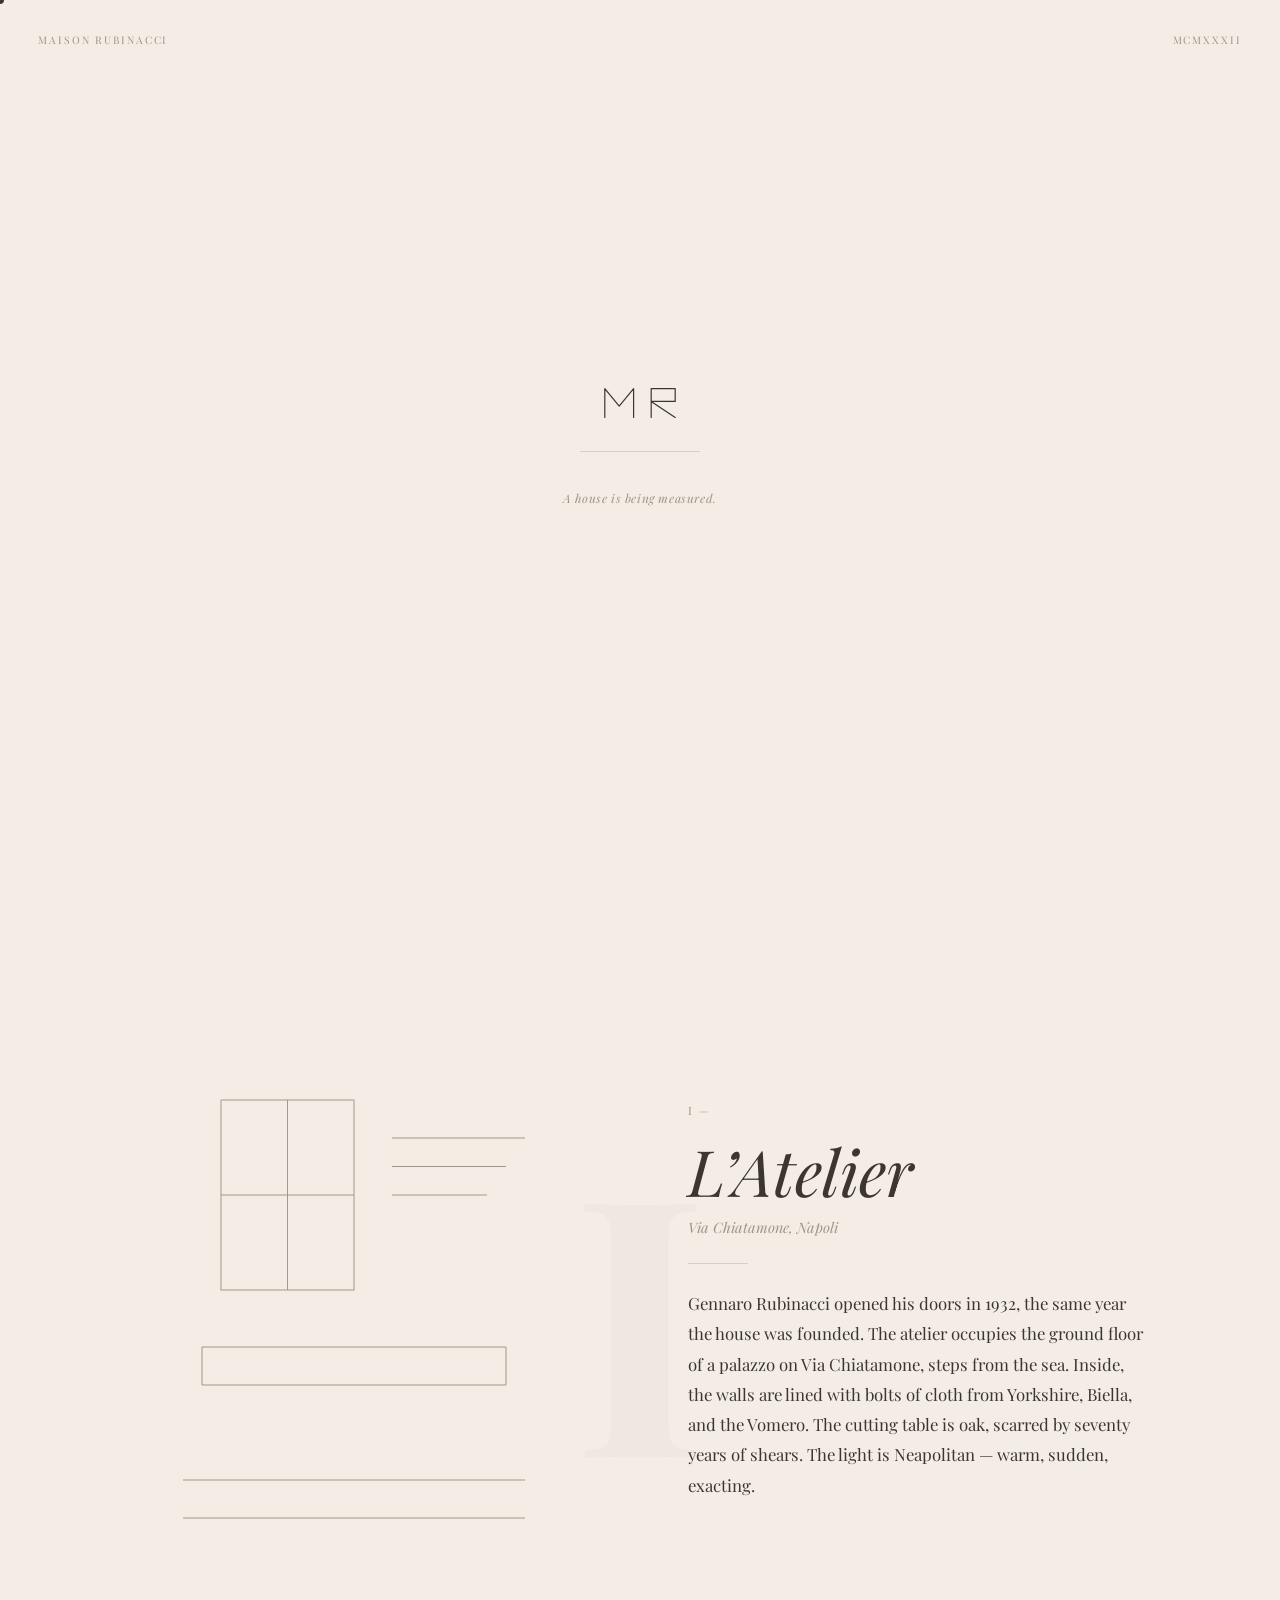
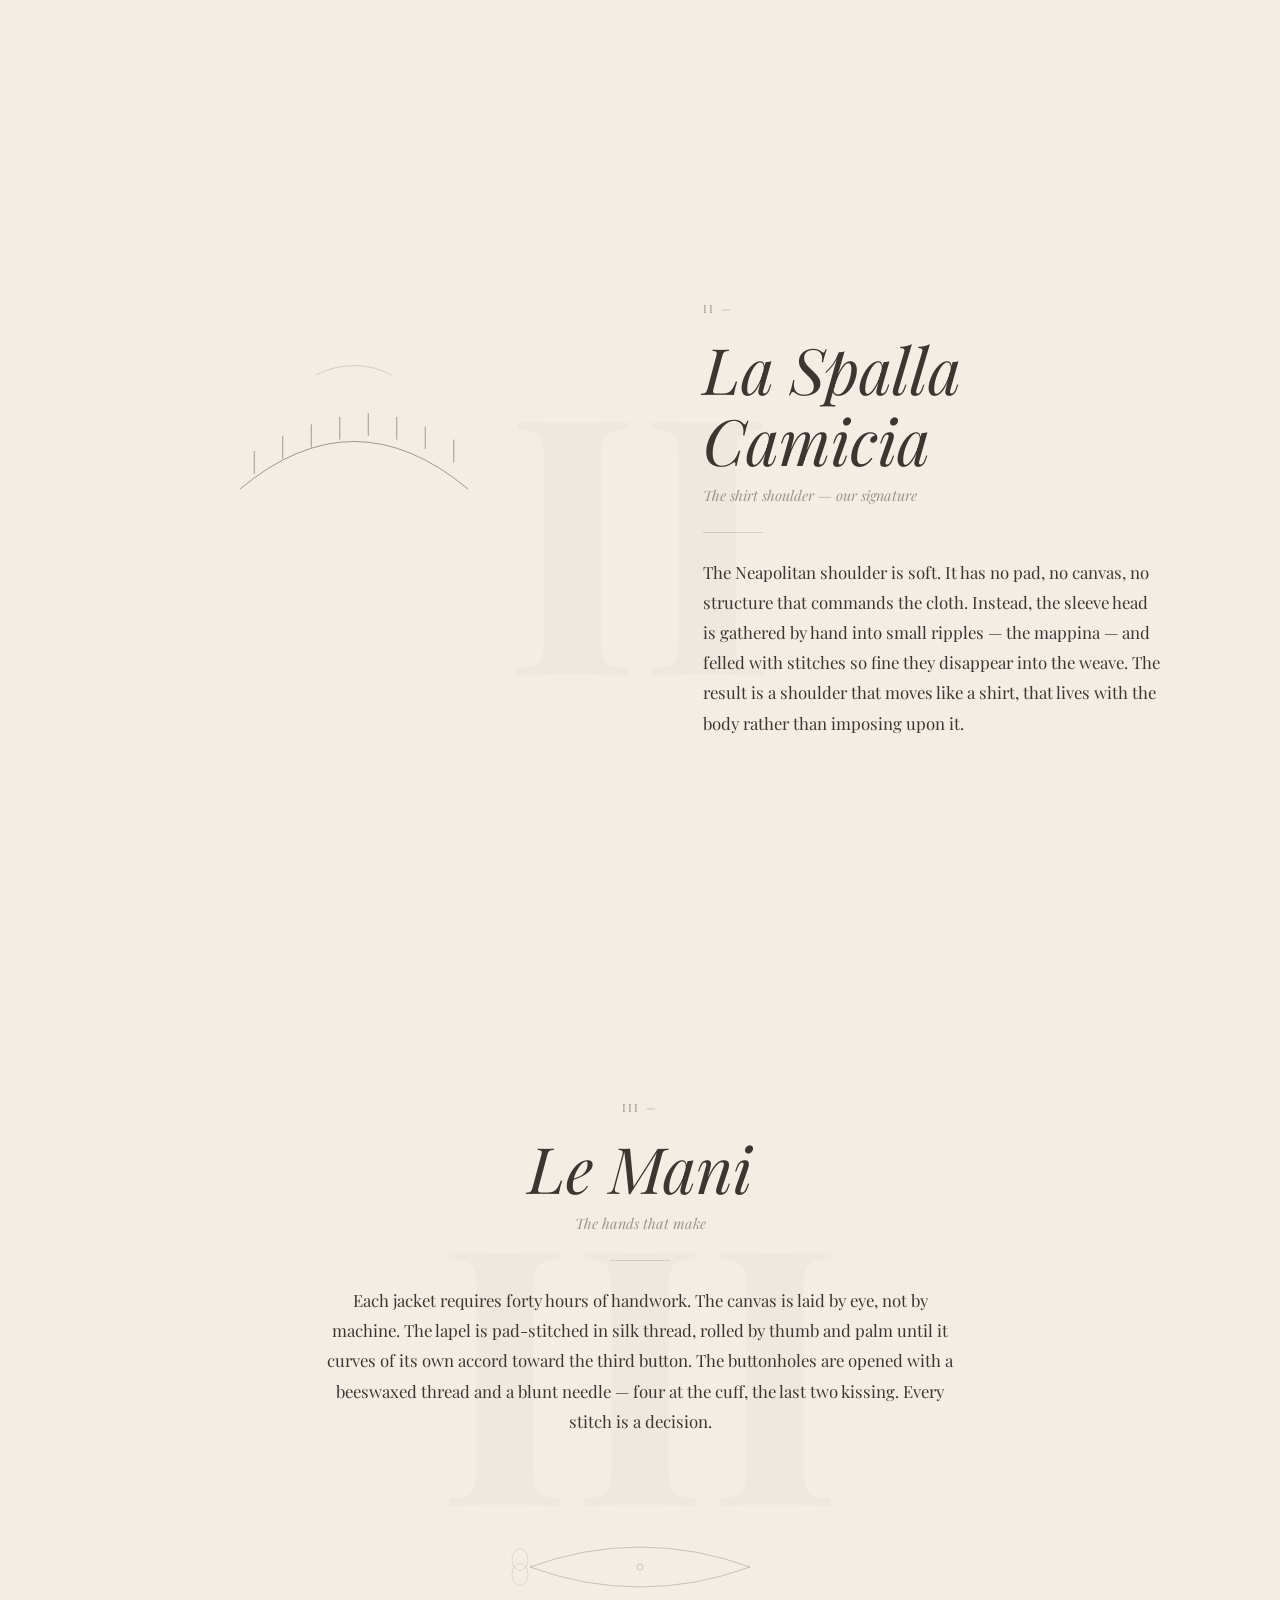
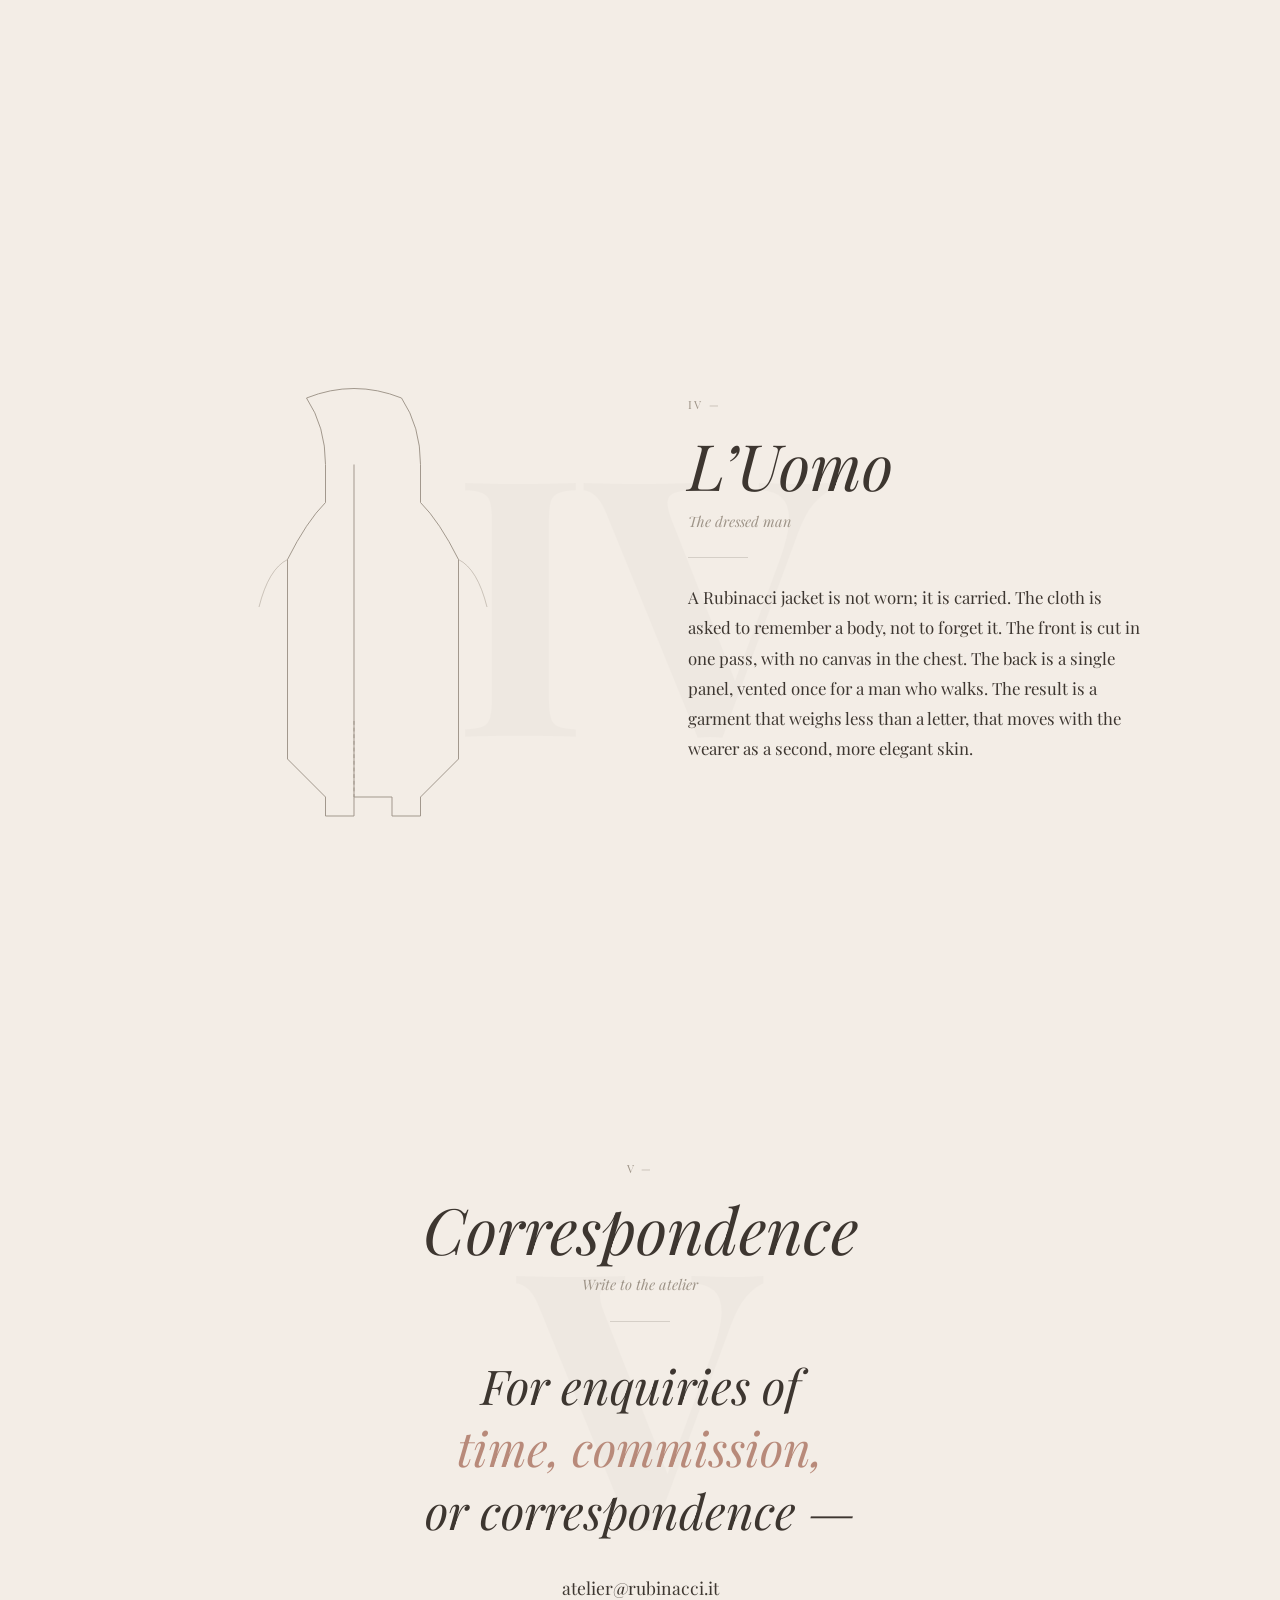
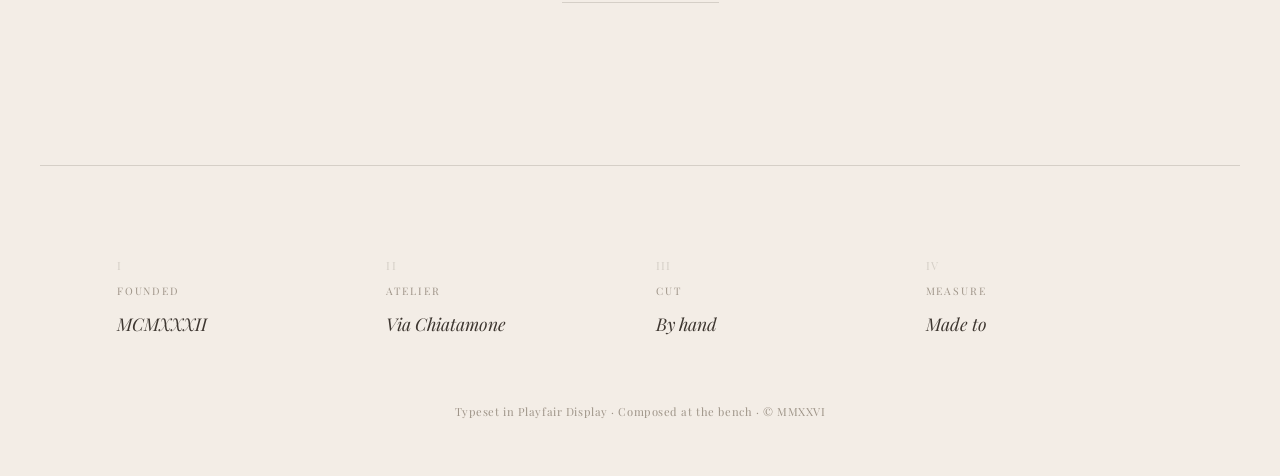
<file: index.html>
<!DOCTYPE html>
<html lang="en">
<head>
  <meta charset="UTF-8">
  <meta name="viewport" content="width=device-width, initial-scale=1.0">
  <meta name="description" content="Maison Rubinacci — Neapolitan tailoring since 1932. Via Chiatamone, Napoli.">
  <meta name="theme-color" content="#F3EDE6">
  <meta property="og:title" content="Maison Rubinacci · Napoli">
  <meta property="og:description" content="Neapolitan tailoring since 1932.">
  <meta property="og:type" content="website">
  <meta property="og:url" content="https://rubinacci-la-sala.pages.dev">
  <meta name="twitter:card" content="summary">
  <title>Maison Rubinacci &middot; Napoli</title>
  <link rel="preconnect" href="https://fonts.googleapis.com">
  <link rel="preconnect" href="https://fonts.gstatic.com" crossorigin>
  <link href="https://fonts.googleapis.com/css2?family=Playfair+Display:ital,wght@0,400;0,700;1,400;1,700&display=swap" rel="stylesheet">
  <link rel="stylesheet" href="style.css">
</head>
<body>

  <!-- LOADER -->
  <div id="loader">
    <div class="loader-frame">
      <span>Maison Rubinacci</span>
      <span>MCMXXXII</span>
    </div>
    <svg class="loader-cipher" viewBox="0 0 200 60" aria-hidden="true">
      <path class="cipher-stroke" d="M56,48 L56,12 L74,34 L92,12 L92,48 M114,48 L114,12 L144,12 L144,28 L114,28 L144,48" />
    </svg>
    <div class="loader-rule"></div>
    <p class="loader-statement">A house is being measured.</p>
  </div>

  <!-- PERSISTENT FRAME -->
  <div class="p-frame">
    <div class="p-frame-tl">M&middot;R</div>
    <div class="p-frame-tr">MCMXXXII</div>
    <div class="p-frame-bl">40.8359&deg; N &middot; 14.2488&deg; E</div>
    <div class="p-frame-br" id="index-trigger">Index</div>
  </div>

  <!-- INDEX PANEL -->
  <div id="index-panel">
    <div class="index-close" id="index-close">Chiudi</div>
    <nav class="index-nav">
      <a href="#hero" data-num="I"><span class="index-num">I</span><span class="index-label">L&rsquo;Atelier</span></a>
      <a href="#spalla" data-num="II"><span class="index-num">II</span><span class="index-label">La Spalla</span></a>
      <a href="#mani" data-num="III"><span class="index-num">III</span><span class="index-label">Le Mani</span></a>
      <a href="#uomo" data-num="IV"><span class="index-num">IV</span><span class="index-label">L&rsquo;Uomo</span></a>
      <a href="#correspondence" data-num="V"><span class="index-num">V</span><span class="index-label">Correspondence</span></a>
    </nav>
  </div>

  <!-- CUSTOM CURSOR -->
  <div id="cursor" aria-hidden="true"></div>

  <!-- MAIN -->
  <main id="main">

    <!-- HERO -->
    <section id="hero" class="viewport-full">
      <div class="hero-inner">
        <h1 class="hero-title">Rubinacci</h1>
        <p class="hero-sub">Napoli &middot; 1932</p>
        <div class="hero-rule"></div>
        <p class="hero-line">Neapolitan tailoring since the year the house was founded on Via Chiatamone.</p>
      </div>
      <div class="scroll-cue">Scroll</div>
    </section>

    <!-- I. L&rsquo;ATELIER -->
    <section id="atelier" class="chapter">
      <div class="chapter-ghost">I</div>
      <div class="chapter-grid">
        <div class="chapter-visual">
          <svg viewBox="0 0 400 520" class="visual-svg" aria-hidden="true">
            <rect x="60" y="40" width="140" height="200" fill="none"/>
            <line x1="60" y1="140" x2="200" y2="140"/>
            <line x1="130" y1="40" x2="130" y2="240"/>
            <line x1="40" y1="300" x2="360" y2="300"/>
            <line x1="40" y1="340" x2="360" y2="340"/>
            <line x1="40" y1="300" x2="40" y2="340"/>
            <line x1="360" y1="300" x2="360" y2="340"/>
            <line x1="240" y1="80" x2="380" y2="80"/>
            <line x1="240" y1="110" x2="360" y2="110"/>
            <line x1="240" y1="140" x2="340" y2="140"/>
            <line x1="20" y1="440" x2="380" y2="440"/>
            <line x1="20" y1="480" x2="380" y2="480"/>
          </svg>
        </div>
        <div class="chapter-text">
          <span class="chapter-ord">I &mdash;</span>
          <h2 class="chapter-title">L&rsquo;Atelier</h2>
          <p class="chapter-sub">Via Chiatamone, Napoli</p>
          <div class="chapter-rule"></div>
          <p class="chapter-body">Gennaro Rubinacci opened his doors in 1932, the same year the house was founded. The atelier occupies the ground floor of a palazzo on Via Chiatamone, steps from the sea. Inside, the walls are lined with bolts of cloth from Yorkshire, Biella, and the Vomero. The cutting table is oak, scarred by seventy years of shears. The light is Neapolitan &mdash; warm, sudden, exacting.</p>
        </div>
      </div>
    </section>

    <!-- II. LA SPALLA -->
    <section id="spalla" class="chapter">
      <div class="chapter-ghost">II</div>
      <div class="chapter-grid chapter-grid-flip">
        <div class="chapter-text">
          <span class="chapter-ord">II &mdash;</span>
          <h2 class="chapter-title">La Spalla Camicia</h2>
          <p class="chapter-sub">The shirt shoulder &mdash; our signature</p>
          <div class="chapter-rule"></div>
          <p class="chapter-body">The Neapolitan shoulder is soft. It has no pad, no canvas, no structure that commands the cloth. Instead, the sleeve head is gathered by hand into small ripples &mdash; the mappina &mdash; and felled with stitches so fine they disappear into the weave. The result is a shoulder that moves like a shirt, that lives with the body rather than imposing upon it.</p>
        </div>
        <div class="chapter-visual">
          <svg viewBox="0 0 400 520" class="visual-svg" aria-hidden="true">
            <path d="M80,220 Q200,120 320,220"/>
            <line x1="95" y1="204" x2="95" y2="180"/>
            <line x1="125" y1="188" x2="125" y2="164"/>
            <line x1="155" y1="176" x2="155" y2="152"/>
            <line x1="185" y1="168" x2="185" y2="144"/>
            <line x1="215" y1="164" x2="215" y2="140"/>
            <line x1="245" y1="168" x2="245" y2="144"/>
            <line x1="275" y1="178" x2="275" y2="154"/>
            <line x1="305" y1="192" x2="305" y2="168"/>
            <path d="M160,100 Q200,80 240,100" opacity="0.4"/>
          </svg>
        </div>
      </div>
    </section>

    <!-- III. LE MANI -->
    <section id="mani" class="chapter chapter-center">
      <div class="chapter-ghost">III</div>
      <div class="chapter-text-center">
        <span class="chapter-ord">III &mdash;</span>
        <h2 class="chapter-title">Le Mani</h2>
        <p class="chapter-sub">The hands that make</p>
        <div class="chapter-rule chapter-rule-center"></div>
        <p class="chapter-body">Each jacket requires forty hours of handwork. The canvas is laid by eye, not by machine. The lapel is pad-stitched in silk thread, rolled by thumb and palm until it curves of its own accord toward the third button. The buttonholes are opened with a beeswaxed thread and a blunt needle &mdash; four at the cuff, the last two kissing. Every stitch is a decision.</p>
      </div>
      <div class="chapter-visual-center">
        <svg viewBox="0 0 600 200" class="visual-svg-wide" aria-hidden="true">
          <path d="M80,100 Q300,20 520,100"/>
          <path d="M80,100 Q300,180 520,100"/>
          <circle cx="300" cy="100" r="6" fill="none"/>
          <ellipse cx="60" cy="85" rx="16" ry="22" fill="none" opacity="0.5"/>
          <ellipse cx="60" cy="115" rx="16" ry="22" fill="none" opacity="0.5"/>
        </svg>
      </div>
    </section>

    <!-- IV. L&rsquo;UOMO -->
    <section id="uomo" class="chapter">
      <div class="chapter-ghost">IV</div>
      <div class="chapter-grid">
        <div class="chapter-visual">
          <svg viewBox="0 0 400 520" class="visual-svg" aria-hidden="true">
            <path d="M150,60 Q200,40 250,60 Q270,90 270,130 L270,170 Q290,190 310,230 L310,440 Q290,460 270,480 L270,500 L240,500 L240,480 L200,480 L200,500 L170,500 L170,480 Q150,460 130,440 L130,230 Q150,190 170,170 L170,130 Q170,90 150,60 Z"/>
            <line x1="200" y1="130" x2="200" y2="480"/>
            <line x1="200" y1="400" x2="200" y2="480" stroke-dasharray="4,3"/>
            <path d="M130,230 Q110,240 100,280" opacity="0.5"/>
            <path d="M310,230 Q330,240 340,280" opacity="0.5"/>
          </svg>
        </div>
        <div class="chapter-text">
          <span class="chapter-ord">IV &mdash;</span>
          <h2 class="chapter-title">L&rsquo;Uomo</h2>
          <p class="chapter-sub">The dressed man</p>
          <div class="chapter-rule"></div>
          <p class="chapter-body">A Rubinacci jacket is not worn; it is carried. The cloth is asked to remember a body, not to forget it. The front is cut in one pass, with no canvas in the chest. The back is a single panel, vented once for a man who walks. The result is a garment that weighs less than a letter, that moves with the wearer as a second, more elegant skin.</p>
        </div>
      </div>
    </section>

    <!-- V. CORRESPONDENCE -->
    <section id="correspondence" class="chapter chapter-correspondence">
      <div class="chapter-ghost">V</div>
      <div class="correspondence-content">
        <span class="chapter-ord">V &mdash;</span>
        <h2 class="chapter-title">Correspondence</h2>
        <p class="chapter-sub">Write to the atelier</p>
        <div class="chapter-rule chapter-rule-center"></div>
        <p class="correspondence-invite">For enquiries of<br><em>time, commission,</em><br>or correspondence &mdash;</p>
        <a href="mailto:atelier@rubinacci.it" class="correspondence-link">atelier@rubinacci.it</a>
      </div>
    </section>

    <!-- COLOPHON -->
    <footer class="colophon">
      <div class="colophon-grid">
        <div class="colophon-cell">
          <span class="colophon-num">I</span>
          <span class="colophon-label">Founded</span>
          <span class="colophon-value">MCMXXXII</span>
        </div>
        <div class="colophon-cell">
          <span class="colophon-num">II</span>
          <span class="colophon-label">Atelier</span>
          <span class="colophon-value">Via Chiatamone</span>
        </div>
        <div class="colophon-cell">
          <span class="colophon-num">III</span>
          <span class="colophon-label">Cut</span>
          <span class="colophon-value">By hand</span>
        </div>
        <div class="colophon-cell">
          <span class="colophon-num">IV</span>
          <span class="colophon-label">Measure</span>
          <span class="colophon-value">Made to</span>
        </div>
      </div>
      <div class="colophon-line">Typeset in Playfair Display &middot; Composed at the bench &middot; &copy; MMXXVI</div>
    </footer>

  </main>

  <script src="script.js"></script>
</body>
</html>
</file>
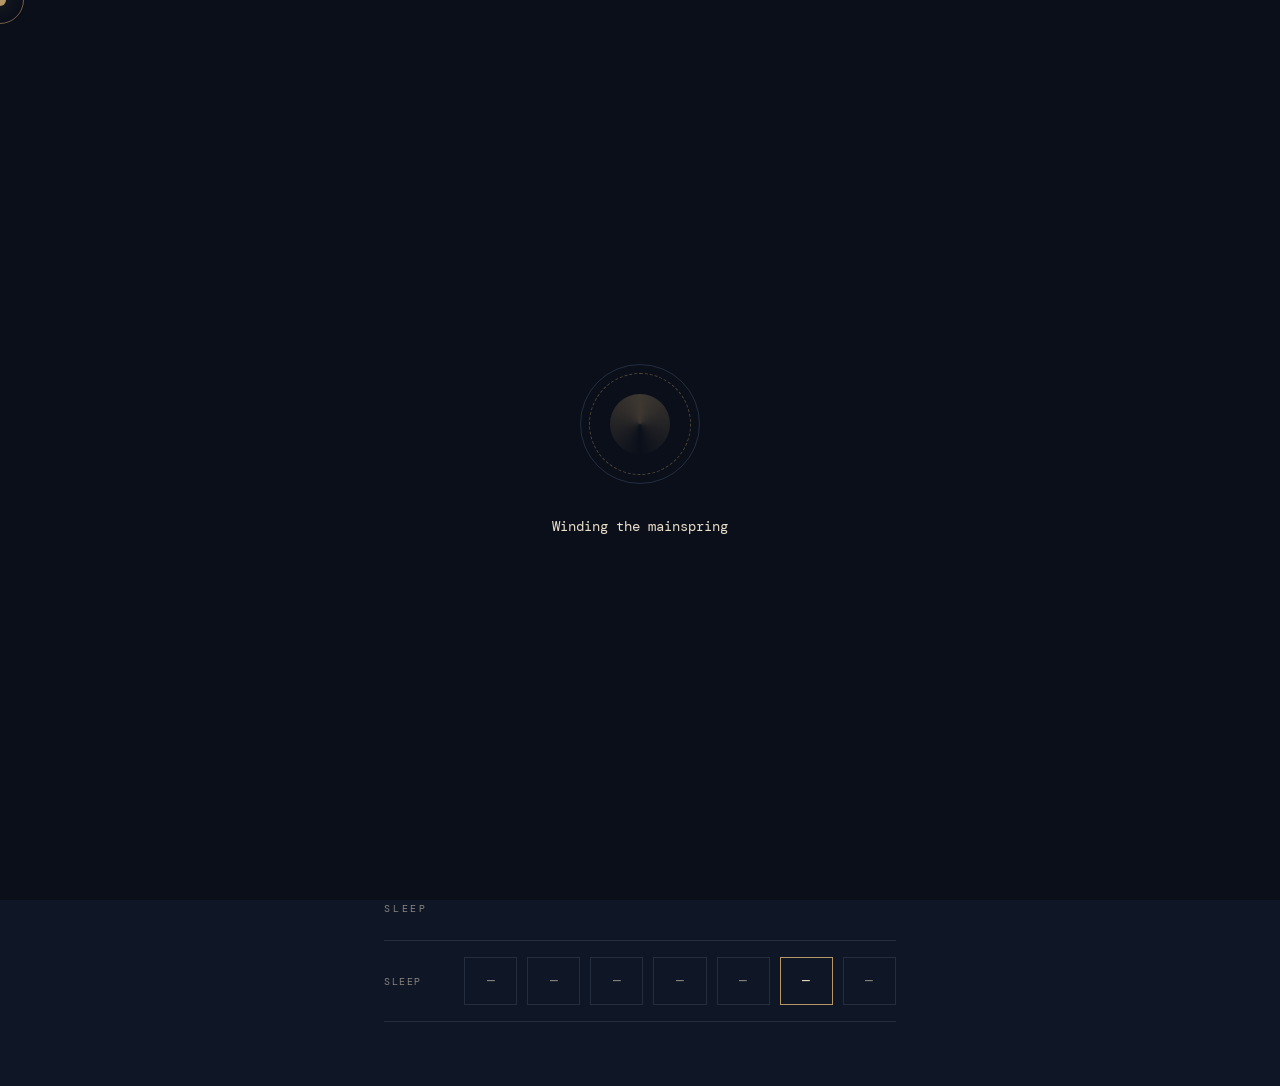
<file: tracker.html>
<!DOCTYPE html>
<html lang="en">
<head>
<meta charset="UTF-8">
<meta name="viewport" content="width=device-width, initial-scale=1.0, maximum-scale=1.0, user-scalable=no">
<title>Command Center</title>
<link rel="preconnect" href="https://fonts.googleapis.com">
<link rel="preconnect" href="https://fonts.gstatic.com" crossorigin>
<link href="https://fonts.googleapis.com/css2?family=DM+Mono:wght@400;500&family=Syne:wght@800&display=swap" rel="stylesheet">
<style>
*,*::before,*::after{box-sizing:border-box;margin:0;padding:0}
:root{
  --void:#0F1626;
  --void-deep:#0A0F1A;
  --surface:#16202E;
  --text:#E8DEC9;
  --text-dim:rgba(232,222,201,0.4);
  --muted:#8A8580;
  --accent:#B89766;
  --accent-dim:rgba(184,151,102,0.08);
  --accent-glow:rgba(184,151,102,0.15);
  --border:#242E3E;
  --chalk:#FAF6EC;
  --indigo:#1C2945;
  --indigo-deep:#0F1626;
  --indigo-light:#243556;
  --bordeaux:#6E1F22;
}
html{background:var(--void);color:var(--text);font-family:'DM Mono',monospace;font-size:14px;line-height:1.5;-webkit-font-smoothing:antialiased;-moz-osx-font-smoothing:grayscale}
body{min-height:100dvh;position:relative;overflow-x:hidden}
body::before{content:'';position:fixed;inset:0;opacity:0.04;pointer-events:none;z-index:0;background-image:url("data:image/svg+xml,%3Csvg viewBox='0 0 400 400' xmlns='http://www.w3.org/2000/svg'%3E%3Cdefs%3E%3Cpattern id='g' x='0' y='0' width='40' height='40' patternUnits='userSpaceOnUse'%3E%3Cpath d='M0 20 Q10 10 20 20 T40 20' fill='none' stroke='%23B89766' stroke-width='0.5' opacity='0.3'/%3E%3Cpath d='M20 0 Q10 10 20 20 T20 40' fill='none' stroke='%23B89766' stroke-width='0.5' opacity='0.3'/%3E%3C/pattern%3E%3C/defs%3E%3Crect width='100%25' height='100%25' fill='url(%23g)'/%3E%3C/svg%3E");background-size:400px 400px}
body::after{content:'';position:fixed;inset:0;opacity:0.02;pointer-events:none;z-index:0;background-image:radial-gradient(circle at 30% 40%,rgba(184,151,102,0.08) 0%,transparent 50%),radial-gradient(circle at 70% 60%,rgba(28,41,69,0.12) 0%,transparent 50%)}
.app{max-width:560px;margin:0 auto;padding:48px 24px 64px;position:relative;z-index:1}

#loader{position:fixed;inset:0;background:var(--void-deep);z-index:100;display:flex;flex-direction:column;align-items:center;justify-content:center;transition:opacity 1200ms cubic-bezier(0.4,0,0.2,1),visibility 1200ms}
.loader-mainspring{width:120px;height:120px;border-radius:50%;border:1px solid var(--border);position:relative;margin-bottom:32px}
.loader-mainspring::before{content:'';position:absolute;inset:8px;border-radius:50%;border:1px dashed var(--accent);opacity:0.4;animation:spin 8s linear infinite}
.loader-mainspring::after{content:'';position:absolute;top:50%;left:50%;width:60px;height:60px;background:conic-gradient(from 0deg, var(--accent) 0%, transparent 50%, var(--accent) 100%);border-radius:50%;transform:translate(-50%,-50%);opacity:0;transition:opacity 600ms ease,transform 1200ms cubic-bezier(0.22,1,0.36,1);transform:translate(-50%,-50%) scale(0.8)}
#loader.active .loader-mainspring::after{opacity:0.3;transform:translate(-50%,-50%) scale(1) rotate(360deg)}
@keyframes spin{from{transform:rotate(0deg)}to{transform:rotate(360deg)}}

@media(hover:hover) and (pointer:fine){
  body{cursor:none}
  #cursor{position:fixed;top:0;left:0;width:48px;height:48px;pointer-events:none;z-index:9999}
  #cursor::before{content:'';position:absolute;inset:0;border-radius:50%;border:1px solid var(--accent);opacity:0.6;transition:all 400ms cubic-bezier(0.22,1,0.36,1)}
  #cursor::after{content:'';position:absolute;top:50%;left:50%;width:32px;height:32px;background:radial-gradient(circle,rgba(184,151,102,0.12) 0%,transparent 70%);border-radius:50%;transform:translate(-50%,-50%);opacity:0;transition:opacity 300ms ease}
  #cursor .cursor-lens{position:absolute;top:50%;left:50%;width:12px;height:12px;background:var(--accent);border-radius:50%;transform:translate(-50%,-50%);transition:transform 400ms cubic-bezier(0.22,1,0.36,1);box-shadow:0 0 20px rgba(184,151,102,0.4)}
  #cursor.hover::before{width:64px;height:64px;opacity:0.8;inset:-8px}
  #cursor.hover::after{opacity:1;width:48px;height:48px}
  #cursor.hover .cursor-lens{transform:translate(-50%,-50%) scale(1.4)}
}
@media(hover:none),(pointer:coarse){#cursor{display:none}}

.tabs{display:flex;gap:0;margin-bottom:48px;border-bottom:1px solid var(--border);position:relative}
.tab{flex:1;font-family:'DM Mono',monospace;font-size:10px;font-weight:400;letter-spacing:0.25em;text-transform:uppercase;color:var(--muted);cursor:pointer;transition:color 350ms ease;padding:18px 0 14px;text-align:center;user-select:none;-webkit-tap-highlight-color:transparent;position:relative}
.tab.active{color:var(--text)}
.tab::after{content:'';position:absolute;bottom:0;left:50%;width:0;height:2px;background:var(--accent);transform:translateX(-50%);transition:width 600ms cubic-bezier(0.22,1,0.36,1)}
.tab.active::after{width:24px}
.tab:hover{color:var(--text)}

.view{display:none}
.view.active{display:block;animation:escapement 800ms cubic-bezier(0.34,1.56,0.64,1) both}
@keyframes escapement{from{opacity:0;transform:translateY(20px) scale(0.98)}to{opacity:1;transform:translateY(0) scale(1)}}

.daily-header{text-align:center;margin-bottom:56px;position:relative}
.daily-header .date-label{font-size:10px;letter-spacing:0.22em;text-transform:uppercase;color:var(--muted);margin-bottom:16px;opacity:0;animation:fadeUp 600ms 200ms cubic-bezier(0.22,1,0.36,1) both}
.daily-header .pct-value{font-family:'Syne',sans-serif;font-size:88px;font-weight:800;color:var(--text);line-height:1;letter-spacing:-0.04em;margin-bottom:12px;opacity:0;animation:fadeUp 600ms 300ms cubic-bezier(0.22,1,0.36,1) both;text-shadow:0 0 60px rgba(184,151,102,0.15)}
.daily-header .pct-label{font-size:10px;letter-spacing:0.15em;text-transform:uppercase;color:var(--muted);opacity:0;animation:fadeUp 600ms 400ms cubic-bezier(0.22,1,0.36,1) both}
.daily-header .progress-wrap{margin-top:32px;opacity:0;animation:fadeUp 600ms 500ms cubic-bezier(0.22,1,0.36,1) both}
@keyframes fadeUp{from{opacity:0;transform:translateY(16px)}to{opacity:1;transform:translateY(0)}}

.stats-row{display:flex;justify-content:center;gap:56px;margin-bottom:48px}
.stat-box{text-align:center}
.stat-label{font-size:9px;letter-spacing:0.2em;text-transform:uppercase;color:var(--muted);margin-bottom:10px}
.stat-value{font-family:'Syne',sans-serif;font-size:28px;font-weight:800;color:var(--text);line-height:1}
.stat-value .slash{font-size:13px;color:var(--muted);font-weight:400;vertical-align:middle;margin:0 3px}
.stat-value .denom{font-size:13px;color:var(--muted);font-weight:400}
.stat-value.pct{color:var(--accent)}
.view.active .stat-box:nth-child(1){animation:settle 600ms 0ms cubic-bezier(0.22,1,0.36,1) both}
.view.active .stat-box:nth-child(2){animation:settle 600ms 100ms cubic-bezier(0.22,1,0.36,1) both}
.view.active .stat-box:nth-child(3){animation:settle 600ms 200ms cubic-bezier(0.22,1,0.36,1) both}

.progress-wrap{height:2px;background:var(--border);position:relative;overflow:hidden;border-radius:1px}
.progress-fill{height:100%;background:linear-gradient(90deg,var(--accent) 0%,var(--chalk) 50%,var(--accent) 100%);background-size:200% 100%;width:0%;transition:width 1400ms cubic-bezier(0.22,1,0.36,1);position:relative;animation:shimmer 3s ease-in-out infinite}
.progress-fill::after{content:'';position:absolute;top:0;right:0;height:100%;width:120px;background:linear-gradient(to right,transparent,rgba(184,151,102,0.3),transparent);opacity:0;transition:opacity 400ms ease}
.progress-wrap:hover .progress-fill::after{opacity:1}
@keyframes shimmer{0%,100%{background-position:200% 0}50%{background-position:0% 0}}

.section-title{font-size:10px;letter-spacing:0.28em;text-transform:uppercase;color:var(--muted);margin-bottom:24px;margin-top:56px}

.habit-list-vertical{display:flex;flex-direction:column;border-top:1px solid var(--border)}
.habit-item-row{display:flex;align-items:center;gap:24px;padding:24px 0;border-bottom:1px solid var(--border);cursor:pointer;-webkit-tap-highlight-color:transparent;position:relative;transition:background 300ms cubic-bezier(0.22,1,0.36,1),transform 300ms cubic-bezier(0.22,1,0.36,1);transform-origin:left center}
.habit-item-row:last-child{border-bottom:1px solid var(--border)}
.habit-item-row:hover{background:var(--accent-dim);transform:translateX(4px)}
.habit-item-row:active{transform:translateX(2px)}
.habit-toggle{width:36px;height:36px;border-radius:50%;border:1px solid var(--border);position:relative;flex-shrink:0;transition:border-color 400ms cubic-bezier(0.22,1,0.36,1),box-shadow 400ms cubic-bezier(0.22,1,0.36,1)}
.habit-item-row:hover .habit-toggle{border-color:var(--muted)}
.habit-item-row.checked .habit-toggle{border-color:var(--accent);box-shadow:0 0 24px rgba(184,151,102,0.25)}
.habit-toggle::after{content:'';position:absolute;inset:8px;border-radius:50%;background:var(--accent);transform:scale(0);transition:transform 500ms cubic-bezier(0.34,1.56,0.64,1)}
.habit-item-row.checked .habit-toggle::after{transform:scale(1)}
.habit-name-text{font-size:15px;letter-spacing:0.02em;color:var(--text);flex:1;transition:color 500ms cubic-bezier(0.22,1,0.36,1);font-weight:400}
.habit-item-row.checked .habit-name-text{color:var(--accent)}

.sleep-row{display:flex;align-items:center;border-top:1px solid var(--border);border-bottom:1px solid var(--border);padding:16px 0;margin-bottom:0}
.sleep-label{font-size:10px;letter-spacing:0.15em;text-transform:uppercase;color:var(--muted);width:80px;flex-shrink:0}
.sleep-cells{display:flex;flex:1;gap:10px}
.sleep-cell{flex:1;height:48px;display:flex;align-items:center;justify-content:center;border:1px solid var(--border);font-size:13px;color:var(--muted);cursor:pointer;transition:all 250ms ease;-webkit-tap-highlight-color:transparent;position:relative}
.sleep-cell.today{border-color:var(--accent);color:var(--text)}
.sleep-cell.has-value{color:var(--accent)}
.sleep-input{width:48px;background:transparent;border:none;border-bottom:1px solid var(--accent);color:var(--accent);font-family:'DM Mono',monospace;font-size:13px;text-align:center;outline:none;padding:4px 0;-webkit-appearance:none;appearance:none;-moz-appearance:textfield}
.sleep-input::-webkit-outer-spin-button,.sleep-input::-webkit-inner-spin-button{-webkit-appearance:none;margin:0}

.week-cards{display:flex;gap:12px;margin-bottom:32px;overflow-x:auto;padding-bottom:8px}
.week-cards::-webkit-scrollbar{display:none}
.week-cards{-ms-overflow-style:none;scrollbar-width:none}
.week-card{flex:1;min-width:72px;display:flex;flex-direction:column;align-items:center;gap:12px;padding:24px 8px 20px;border:1px solid var(--border);transition:border-color 500ms ease,opacity 500ms ease}
.week-card.today{border-color:var(--accent)}
.week-card.future{opacity:0.2}
.week-day-name{font-size:9px;letter-spacing:0.18em;text-transform:uppercase;color:var(--muted)}
.week-day-num{font-family:'Syne',sans-serif;font-size:20px;font-weight:800}
.donut-wrap{width:52px;height:52px;position:relative}
.donut-wrap svg{width:100%;height:100%;transform:rotate(-90deg)}
.donut-bg{fill:none;stroke:var(--border);stroke-width:3}
.donut-fill{fill:none;stroke:var(--accent);stroke-width:3;stroke-linecap:round;transition:stroke-dashoffset 1600ms cubic-bezier(0.22,1,0.36,1)}
.donut-pct{position:absolute;inset:0;display:flex;align-items:center;justify-content:center;font-size:10px;font-variant-numeric:tabular-nums}
.view.active .week-card:nth-child(1){animation:settle 600ms 0ms cubic-bezier(0.22,1,0.36,1) both}
.view.active .week-card:nth-child(2){animation:settle 600ms 80ms cubic-bezier(0.22,1,0.36,1) both}
.view.active .week-card:nth-child(3){animation:settle 600ms 160ms cubic-bezier(0.22,1,0.36,1) both}
.view.active .week-card:nth-child(4){animation:settle 600ms 240ms cubic-bezier(0.22,1,0.36,1) both}
.view.active .week-card:nth-child(5){animation:settle 600ms 320ms cubic-bezier(0.22,1,0.36,1) both}
.view.active .week-card:nth-child(6){animation:settle 600ms 400ms cubic-bezier(0.22,1,0.36,1) both}
.view.active .week-card:nth-child(7){animation:settle 600ms 480ms cubic-bezier(0.22,1,0.36,1) both}

.bar-chart{display:flex;align-items:flex-end;gap:8px;height:200px;margin-bottom:32px;padding:0 4px}
.bar-wrap{flex:1;display:flex;flex-direction:column;align-items:center;gap:10px}
.bar-fill{width:100%;background:var(--accent);border:1px solid var(--accent);transition:height 900ms cubic-bezier(0.22,1,0.36,1),opacity 500ms ease;min-height:2px}
.bar-wrap.past .bar-fill{opacity:0.4}
.bar-wrap.future .bar-fill{opacity:0.08;background:transparent;border-color:var(--border)}
.bar-label{font-size:9px;letter-spacing:0.12em;text-transform:uppercase;color:var(--muted)}
.bar-label.today{color:var(--accent)}

.month-stats{display:flex;justify-content:center;gap:56px;margin-bottom:48px}
.month-stat-box{text-align:center}
.month-stat-label{font-size:9px;letter-spacing:0.2em;text-transform:uppercase;color:var(--muted);margin-bottom:8px}
.month-stat-value{font-family:'Syne',sans-serif;font-size:28px;font-weight:800;color:var(--text);line-height:1}

.month-grid-wrap{border:1px solid var(--border);margin-bottom:32px;overflow-x:auto}
.month-grid-wrap::-webkit-scrollbar{display:none}
.month-grid-wrap{-ms-overflow-style:none;scrollbar-width:none}
.month-grid{display:flex;flex-direction:column;min-width:100%}
.month-row{display:flex;align-items:center;border-bottom:1px solid var(--border);position:relative;transition:background 400ms ease}
.month-row:last-child{border-bottom:none}
.month-row.complete{background:var(--accent-dim)}
.month-row.complete::after{content:'';position:absolute;bottom:0;left:0;width:100%;height:1px;background:var(--accent);animation:drawLine 800ms cubic-bezier(0.4,0,0.2,1) forwards;transform-origin:left}
@keyframes drawLine{from{transform:scaleX(0)}to{transform:scaleX(1)}}
.month-row.complete .month-habit{color:var(--accent)}
.month-habit{width:100px;flex-shrink:0;padding:12px 14px;font-size:11px;letter-spacing:0.04em;color:var(--text);text-transform:uppercase;border-right:1px solid var(--border);white-space:nowrap;overflow:hidden;text-overflow:ellipsis;transition:color 400ms ease}
.month-cells{display:flex;flex:1}
.month-cell{flex:1;min-width:32px;height:40px;display:flex;align-items:center;justify-content:center;border-right:1px solid var(--border);cursor:pointer;-webkit-tap-highlight-color:transparent;position:relative}
.month-cell:last-child{border-right:none}
.month-cell .dot{width:9px;height:9px;border-radius:50%;border:1px solid var(--border);position:relative;transition:border-color 350ms ease}
.month-cell:hover .dot{border-color:var(--muted)}
.month-cell.checked .dot{border-color:var(--accent)}
.month-cell .dot::after{content:'';position:absolute;inset:2px;border-radius:50%;background:var(--accent);transform:scale(0);transition:transform 300ms cubic-bezier(0.34,1.56,0.64,1)}
.month-cell.checked .dot::after{transform:scale(1)}
.month-count{width:56px;flex-shrink:0;padding:12px 14px;font-size:12px;color:var(--accent);text-align:right;border-right:1px solid var(--border);font-variant-numeric:tabular-nums}
.month-bar-cell{width:80px;flex-shrink:0;padding:12px 14px;display:flex;align-items:center}
.month-mini-bar{height:2px;background:var(--border);flex:1;position:relative;overflow:hidden}
.month-mini-fill{position:absolute;left:0;top:0;bottom:0;background:var(--accent);transition:width 900ms cubic-bezier(0.22,1,0.36,1)}
.view.active .month-row:nth-child(2){animation:settle 500ms 0ms cubic-bezier(0.22,1,0.36,1) both}
.view.active .month-row:nth-child(3){animation:settle 500ms 50ms cubic-bezier(0.22,1,0.36,1) both}
.view.active .month-row:nth-child(4){animation:settle 500ms 100ms cubic-bezier(0.22,1,0.36,1) both}
.view.active .month-row:nth-child(5){animation:settle 500ms 150ms cubic-bezier(0.22,1,0.36,1) both}
.view.active .month-row:nth-child(6){animation:settle 500ms 200ms cubic-bezier(0.22,1,0.36,1) both}
.view.active .month-row:nth-child(7){animation:settle 500ms 250ms cubic-bezier(0.22,1,0.36,1) both}
.view.active .month-row:nth-child(8){animation:settle 500ms 300ms cubic-bezier(0.22,1,0.36,1) both}
.view.active .month-row:nth-child(9){animation:settle 500ms 350ms cubic-bezier(0.22,1,0.36,1) both}
.view.active .month-row:nth-child(10){animation:settle 500ms 400ms cubic-bezier(0.22,1,0.36,1) both}
.view.active .month-row:nth-child(11){animation:settle 500ms 450ms cubic-bezier(0.22,1,0.36,1) both}

.sleep-chart-wrap{border:1px solid var(--border);padding:28px 24px 20px;margin-bottom:32px;overflow-x:auto}
.sleep-chart-wrap::-webkit-scrollbar{display:none}
.sleep-chart-wrap{-ms-overflow-style:none;scrollbar-width:none}
.sleep-chart{height:160px;position:relative;min-width:100%}
.sleep-chart svg{position:absolute;inset:0;width:100%;height:100%}
.sleep-area{fill:var(--secondary-dim);opacity:0;transition:opacity 1000ms ease 500ms}
.sleep-chart.drawn .sleep-area{opacity:1}
.sleep-line{fill:none;stroke:var(--secondary);stroke-width:1.5;stroke-linecap:round;stroke-linejoin:round;transition:stroke-dashoffset 1600ms cubic-bezier(0.22,1,0.36,1)}
.sleep-grid-line{stroke:var(--border);stroke-width:0.5}
.sleep-label-y{fill:var(--muted);font-size:9px;font-family:'DM Mono',monospace}
.sleep-label-x{fill:var(--muted);font-size:8px;font-family:'DM Mono',monospace;text-anchor:middle}

.daily-chart-wrap{border:1px solid var(--border);padding:20px 16px 16px;overflow-x:auto}
.daily-chart-wrap::-webkit-scrollbar{display:none}
.daily-chart-wrap{-ms-overflow-style:none;scrollbar-width:none}
.daily-chart{height:140px;display:flex;align-items:flex-end;gap:4px;min-width:100%}
.daily-bar{flex:1;min-width:8px;background:var(--accent);border:1px solid var(--accent);transition:height 700ms cubic-bezier(0.22,1,0.36,1),opacity 400ms ease}
.daily-bar.today{opacity:1}
.daily-bar.past{opacity:0.5}
.daily-bar.future{opacity:0.08;background:transparent;border-color:var(--border)}

.settings-section{border:1px solid var(--border);padding:28px;margin-bottom:20px}
.settings-title{font-family:'Syne',sans-serif;font-size:16px;font-weight:800;color:var(--text);letter-spacing:-0.01em;margin-bottom:20px;text-transform:uppercase}
.habit-list{display:flex;flex-direction:column;gap:0}
.habit-item{display:flex;align-items:center;padding:16px 0;border-bottom:1px solid var(--border);gap:12px;transition:background 250ms ease}
.habit-item:last-child{border-bottom:none}
.habit-item:hover{background:var(--accent-dim)}
.habit-item .drag-handle{width:20px;height:20px;display:flex;flex-direction:column;justify-content:center;gap:4px;cursor:grab;flex-shrink:0}
.habit-item .drag-handle span{display:block;height:1px;background:var(--muted);width:100%;transition:background 250ms ease}
.habit-item:hover .drag-handle span{background:var(--text)}
.habit-item .habit-text{flex:1;font-size:14px;letter-spacing:0.02em;color:var(--text);white-space:nowrap;overflow:hidden;text-overflow:ellipsis}
.habit-item .habit-delete{width:28px;height:28px;display:flex;align-items:center;justify-content:center;background:transparent;border:none;color:var(--muted);font-size:22px;cursor:pointer;transition:color 250ms ease;-webkit-tap-highlight-color:transparent;flex-shrink:0;line-height:1;padding-bottom:4px}
.habit-item .habit-delete:hover{color:var(--accent)}
.add-habit{display:flex;gap:12px;margin-top:20px}
.add-habit input{flex:1;background:transparent;border:none;border-bottom:1px solid var(--border);color:var(--text);font-family:'DM Mono',monospace;font-size:13px;padding:10px 0;outline:none;transition:border-color 350ms ease}
.add-habit input:focus{border-bottom-color:var(--accent)}
.add-habit input::placeholder{color:var(--muted);opacity:0.35}
.add-habit button{background:transparent;border:1px solid var(--border);color:var(--text);font-family:'DM Mono',monospace;font-size:11px;letter-spacing:0.12em;text-transform:uppercase;padding:10px 20px;cursor:pointer;transition:all 250ms ease;-webkit-tap-highlight-color:transparent}
.add-habit button:hover{border-color:var(--accent);color:var(--accent)}

.reset-section{margin-top:12px}
.reset-btn{background:transparent;border:1px solid var(--border);color:var(--muted);font-family:'DM Mono',monospace;font-size:11px;letter-spacing:0.12em;text-transform:uppercase;padding:12px 24px;cursor:pointer;transition:all 250ms ease;-webkit-tap-highlight-color:transparent}
.reset-btn:hover{border-color:var(--accent);color:var(--accent)}

.empty-state{text-align:center;padding:48px 24px;color:var(--muted);font-size:11px;letter-spacing:0.12em;text-transform:uppercase}
</style>
</head>
<body>
<div id="cursor"><div class="cursor-lens"></div></div>

<div id="loader">
  <div class="loader-mainspring"></div>
  <div class="loader-statement">Winding the mainspring</div>
</div>

<div class="app">
  <div class="tabs">
    <div class="tab active" data-view="daily">Daily</div>
    <div class="tab" data-view="weekly">Weekly</div>
    <div class="tab" data-view="monthly">Monthly</div>
    <div class="tab" data-view="settings">Settings</div>
  </div>

  <!-- DAILY -->
  <div class="view active" id="view-daily">
    <div class="daily-header">
      <div class="date-label" id="daily-date-label"></div>
      <div class="pct-value" id="daily-pct">0%</div>
      <div class="pct-label" id="daily-pct-label"><span id="daily-completed">0</span><span class="slash"> / </span><span id="daily-total">0</span> completed</div>
      <div class="progress-wrap"><div class="progress-fill" id="daily-bar"></div></div>
    </div>
    <div class="section-title">Today's Habits</div>
    <div class="habit-list-vertical" id="daily-grid"></div>
    <div class="section-title">Sleep</div>
    <div class="sleep-row" id="sleep-row"></div>
  </div>

  <!-- WEEKLY -->
  <div class="view" id="view-weekly">
    <div class="section-title" id="weekly-title"></div>
    <div class="week-cards" id="week-cards"></div>
    <div class="section-title">Habits Completed</div>
    <div class="bar-chart" id="week-chart"></div>
  </div>

  <!-- MONTHLY -->
  <div class="view" id="view-monthly">
    <div class="month-stats">
      <div class="month-stat-box">
        <div class="month-stat-label">Month</div>
        <div class="month-stat-value" id="month-name"></div>
      </div>
      <div class="month-stat-box">
        <div class="month-stat-label">Progress</div>
        <div class="month-stat-value" id="month-pct">0%</div>
      </div>
    </div>
    <div class="progress-wrap"><div class="progress-fill" id="month-bar"></div></div>
    <div class="stats-row">
      <div class="stat-box">
        <div class="stat-label">Total Done</div>
        <div class="stat-value" id="month-total">0</div>
      </div>
      <div class="stat-box">
        <div class="stat-label">Days Active</div>
        <div class="stat-value" id="month-active">0</div>
      </div>
      <div class="stat-box">
        <div class="stat-label">Avg / Day</div>
        <div class="stat-value" id="month-avg">0</div>
      </div>
    </div>
    <div class="section-title">Habit Calendar</div>
    <div class="month-grid-wrap">
      <div class="month-grid" id="month-grid"></div>
    </div>
    <div class="section-title">Sleep</div>
    <div class="sleep-chart-wrap">
      <div class="sleep-chart" id="sleep-chart"></div>
    </div>
    <div class="section-title">Daily Completion</div>
    <div class="daily-chart-wrap">
      <div class="daily-chart" id="daily-chart"></div>
    </div>
  </div>

  <!-- SETTINGS -->
  <div class="view" id="view-settings">
    <div class="settings-section">
      <div class="settings-title">Habits</div>
      <div class="habit-list" id="habit-list"></div>
      <div class="add-habit">
        <input type="text" id="new-habit-input" placeholder="New habit name..." maxlength="30">
        <button id="add-habit-btn">Add</button>
      </div>
    </div>
    <div class="settings-section">
      <div class="settings-title">Data</div>
      <p style="font-size:10px;color:var(--muted);letter-spacing:0.04em;margin-bottom:16px;line-height:1.6">Reset clears all completion and sleep data for the current month. Your habit list is preserved.</p>
      <div class="reset-section">
        <button class="reset-btn" id="reset-btn">Reset Month</button>
      </div>
    </div>
  </div>
</div>

<script>
(function(){
  'use strict';

  const STORAGE_KEY = 'habit_tracker_v2';
  const DAYS = ['Su','Mo','Tu','We','Th','Fr','Sa'];

  let STATE = {habits:[],completions:{},sleep:{}};
  let dragSrc = null;

  function load(){
    try{
      const raw = localStorage.getItem(STORAGE_KEY);
      if(raw) STATE = JSON.parse(raw);
    }catch(e){}
    if(!STATE.habits || !STATE.habits.length){
      STATE.habits = ['Read','Meditate','Exercise','Journal','Code'];
    }
    if(!STATE.completions) STATE.completions = {};
    if(!STATE.sleep) STATE.sleep = {};
  }
  function save(){
    localStorage.setItem(STORAGE_KEY,JSON.stringify(STATE));
  }

  function todayStr(){return fmt(new Date())}
  function fmt(d){
    const y=d.getFullYear();
    const m=String(d.getMonth()+1).padStart(2,'0');
    const day=String(d.getDate()).padStart(2,'0');
    return `${y}-${m}-${day}`;
  }
  function parse(s){return new Date(s+'T00:00:00')}
  function weekStart(d){
    const date = new Date(d); const day = date.getDay();
    date.setDate(date.getDate()-day); date.setHours(0,0,0,0); return date;
  }
  function weekDates(d){
    const start = weekStart(d); const arr=[];
    for(let i=0;i<7;i++){const c=new Date(start);c.setDate(start.getDate()+i);arr.push(fmt(c))}
    return arr;
  }
  function monthDates(d){
    const y=d.getFullYear(),m=d.getMonth(); const days=new Date(y,m+1,0).getDate(); const arr=[];
    for(let i=1;i<=days;i++){arr.push(fmt(new Date(y,m,i)))} return arr;
  }
  function monthName(d){return d.toLocaleDateString('en-US',{month:'long',year:'numeric'})}
  function niceDate(s){return parse(s).toLocaleDateString('en-US',{month:'short',day:'numeric'})}
  function isToday(s){return s===todayStr()}
  function isFuture(s){return parse(s)>parse(todayStr())}

  function completionsFor(dateStr){return STATE.completions[dateStr]||[]}
  function isCompleted(dateStr,habitIdx){return completionsFor(dateStr).includes(habitIdx)}
  function toggleCompletion(dateStr,habitIdx){
    const arr = completionsFor(dateStr);
    const idx = arr.indexOf(habitIdx);
    if(idx>-1) arr.splice(idx,1); else arr.push(habitIdx);
    STATE.completions[dateStr] = arr;
    save(); renderAll();
  }
  function getSleep(dateStr){return STATE.sleep[dateStr]}
  function setSleep(dateStr,hours){
    if(hours===''||hours===null||isNaN(hours)){delete STATE.sleep[dateStr];}else{STATE.sleep[dateStr]=Math.max(0,Math.min(12,parseFloat(hours)))}
    save(); renderAll();
  }

  function animateNumber(el,target,duration,suffix){
    const start=performance.now();
    const from=parseInt(el.textContent)||0;
    function step(now){
      const t=Math.min((now-start)/duration,1);
      const ease=1-Math.pow(1-t,3);
      const val=Math.round(from+(target-from)*ease);
      el.textContent=val+(suffix||'');
      if(t<1)requestAnimationFrame(step);
    }
    requestAnimationFrame(step);
  }

  function renderDaily(){
    const today = todayStr();
    const dates = weekDates(new Date());
    const completed = completionsFor(today).length;
    const total = STATE.habits.length;
    const pct = total?Math.round((completed/total)*100):0;

    document.getElementById('daily-date-label').textContent = niceDate(today);
    animateNumber(document.getElementById('daily-completed'),completed,600);
    animateNumber(document.getElementById('daily-total'),total,600);
    animateNumber(document.getElementById('daily-pct'),pct,700,'%');
    document.getElementById('daily-bar').style.width = pct+'%';

    const grid = document.getElementById('daily-grid');
    let html = '';
    STATE.habits.forEach((habit,hIdx)=>{
      const checked = isCompleted(today,hIdx);
      html += `<div class="habit-item-row${checked?' checked':''}" data-date="${today}" data-hidx="${hIdx}">`;
      html += `<div class="habit-toggle"></div>`;
      html += `<div class="habit-name-text">${habit}</div>`;
      html += '</div>';
    });
    grid.innerHTML = html;

    const sleepRow = document.getElementById('sleep-row');
    let shtml = '<div class="sleep-label">Sleep</div><div class="sleep-cells">';
    dates.forEach(ds=>{
      const val = getSleep(ds);
      const hasVal = val!==undefined;
      const editing = sleepRow.querySelector(`[data-date="${ds}"] input`);
      if(editing && isToday(ds)){
        shtml += `<div class="sleep-cell today" data-date="${ds}"><input type="number" class="sleep-input" value="${val}" step="0.5" min="0" max="12" data-date="${ds}"></div>`;
      }else{
        shtml += `<div class="sleep-cell${isToday(ds)?' today':''}${hasVal?' has-value':''}" data-date="${ds}">${hasVal?val.toFixed(1):'—'}</div>`;
      }
    });
    shtml += '</div>';
    sleepRow.innerHTML = shtml;
  }

  function renderWeekly(){
    const dates = weekDates(new Date());
    document.getElementById('weekly-title').textContent = niceDate(dates[0])+' — '+niceDate(dates[6]);

    const cards = document.getElementById('week-cards');
    let html = '';
    dates.forEach(ds=>{
      const done = completionsFor(ds).length;
      const total = STATE.habits.length;
      const pct = total?Math.round((done/total)*100):0;
      const r=24, c=2*Math.PI*r, off=c-(pct/100)*c;
      const isFut = isFuture(ds);
      html += `<div class="week-card${isToday(ds)?' today':''}${isFut?' future':''}">`;
      html += `<div class="week-day-name">${DAYS[parse(ds).getDay()]}</div>`;
      html += `<div class="week-day-num">${parse(ds).getDate()}</div>`;
      html += `<div class="donut-wrap"><svg viewBox="0 0 52 52"><circle class="donut-bg" cx="26" cy="26" r="${r}"/><circle class="donut-fill" cx="26" cy="26" r="${r}" stroke-dasharray="${c}" stroke-dashoffset="${off}"/></svg><div class="donut-pct">${pct}%</div></div>`;
      html += '</div>';
    });
    cards.innerHTML = html;

    const chart = document.getElementById('week-chart');
    let maxDone = 0;
    dates.forEach(ds=>{maxDone=Math.max(maxDone,completionsFor(ds).length)});
    let chtml = '';
    dates.forEach(ds=>{
      const done = completionsFor(ds).length;
      const h = maxDone?Math.max((done/maxDone)*100,2):2;
      chtml += `<div class="bar-wrap${isFuture(ds)?' future':isToday(ds)?'':' past'}"><div class="bar-fill" style="height:${h}%"></div><div class="bar-label${isToday(ds)?' today':''}">${DAYS[parse(ds).getDay()]}</div></div>`;
    });
    chart.innerHTML = chtml;
  }

  function renderMonthly(){
    const now = new Date();
    const dates = monthDates(now);
    const totalCells = dates.length * STATE.habits.length;
    let totalDone = 0, activeDays = 0;
    dates.forEach(ds=>{
      const done = completionsFor(ds).length;
      totalDone += done;
      if(done>0) activeDays++;
    });
    const monthPct = totalCells?Math.round((totalDone/totalCells)*100):0;

    document.getElementById('month-name').textContent = monthName(now);
    animateNumber(document.getElementById('month-pct'),monthPct,700,'%');
    document.getElementById('month-bar').style.width = monthPct+'%';
    animateNumber(document.getElementById('month-total'),totalDone,700);
    animateNumber(document.getElementById('month-active'),activeDays,700);
    document.getElementById('month-avg').textContent = activeDays?(totalDone/activeDays).toFixed(1):'0';

    const grid = document.getElementById('month-grid');
    let ghtml = '';
    ghtml += '<div class="month-row" style="border-bottom:1px solid var(--border);background:transparent">';
    ghtml += '<div class="month-habit" style="opacity:0">&nbsp;</div>';
    ghtml += '<div class="month-cells">';
    dates.forEach(ds=>{
      ghtml += `<div class="month-cell" style="cursor:default;font-size:8px;color:var(--muted)">${parse(ds).getDate()}</div>`;
    });
    ghtml += '</div><div class="month-count" style="opacity:0">&nbsp;</div><div class="month-bar-cell" style="opacity:0">&nbsp;</div></div>';

    STATE.habits.forEach((habit,hIdx)=>{
      let habitDone = 0;
      dates.forEach(ds=>{if(isCompleted(ds,hIdx)) habitDone++});
      const habitPct = dates.length?Math.round((habitDone/dates.length)*100):0;
      ghtml += `<div class="month-row${habitDone===dates.length?' complete':''}">`;
      ghtml += `<div class="month-habit" title="${habit}">${habit}</div>`;
      ghtml += '<div class="month-cells">';
      dates.forEach(ds=>{
        const checked = isCompleted(ds,hIdx);
        ghtml += `<div class="month-cell${checked?' checked':''}" data-date="${ds}" data-hidx="${hIdx}"><div class="dot"></div></div>`;
      });
      ghtml += `</div><div class="month-count">${habitDone}</div>`;
      ghtml += `<div class="month-bar-cell"><div class="month-mini-bar"><div class="month-mini-fill" style="width:${habitPct}%"></div></div></div>`;
      ghtml += '</div>';
    });
    grid.innerHTML = ghtml;

    renderSleepChart(dates);

    const dchart = document.getElementById('daily-chart');
    let maxDay = 0;
    dates.forEach(ds=>{maxDay=Math.max(maxDay,completionsFor(ds).length)});
    let dhtml = '';
    dates.forEach(ds=>{
      const done = completionsFor(ds).length;
      const h = maxDay?Math.max((done/maxDay)*100,2):2;
      dhtml += `<div class="daily-bar${isFuture(ds)?' future':isToday(ds)?' today':' past'}" style="height:${h}%"></div>`;
    });
    dchart.innerHTML = dhtml;
  }

  function renderSleepChart(dates){
    const chart = document.getElementById('sleep-chart');
    const w = chart.clientWidth || 480;
    const h = 160;
    const padL=28,padR=8,padT=8,padB=20;
    const chartW = w-padL-padR;
    const chartH = h-padT-padB;
    const step = dates.length>1?chartW/(dates.length-1):0;

    const sleepData = dates.map(ds=>getSleep(ds));
    const hasAny = sleepData.some(v=>v!==undefined);
    if(!hasAny){chart.innerHTML='<div class="empty-state">No sleep data</div>';return}

    const maxVal = Math.max(12,...sleepData.filter(v=>v!==undefined));
    const yScale = chartH/maxVal;

    let points = [];
    dates.forEach((ds,i)=>{
      const val = sleepData[i];
      const x = padL + i*step;
      const y = val!==undefined ? padT + chartH - (val*yScale) : null;
      if(y!==null) points.push({x,y,val});
    });

    if(points.length<2){chart.innerHTML='<div class="empty-state">No sleep data</div>';return}

    let pathD = `M${points[0].x},${points[0].y}`;
    for(let i=1;i<points.length;i++) pathD += ` L${points[i].x},${points[i].y}`;

    let areaD = pathD + ` L${points[points.length-1].x},${padT+chartH} L${points[0].x},${padT+chartH} Z`;

    let svg = `<svg width="${w}" height="${h}" viewBox="0 0 ${w} ${h}">`;
    for(let i=0;i<=4;i++){
      const yv = padT + (chartH/4)*i;
      svg += `<line class="sleep-grid-line" x1="${padL}" y1="${yv}" x2="${w-padR}" y2="${yv}"/>`;
      svg += `<text class="sleep-label-y" x="${padL-4}" y="${yv+3}" text-anchor="end">${(maxVal-(maxVal/4)*i).toFixed(0)}</text>`;
    }
    dates.forEach((ds,i)=>{
      if(i%5===0 || i===dates.length-1){
        const x = padL + i*step;
        svg += `<text class="sleep-label-x" x="${x}" y="${h-4}">${parse(ds).getDate()}</text>`;
      }
    });
    svg += `<path class="sleep-area" d="${areaD}"/>`;
    svg += `<path class="sleep-line" d="${pathD}"/>`;
    svg += '</svg>';
    chart.innerHTML = svg;
    requestAnimationFrame(()=>{
      const line = chart.querySelector('.sleep-line');
      if(line){
        const len = line.getTotalLength();
        line.style.strokeDasharray = len+' '+len;
        line.style.strokeDashoffset = len;
        requestAnimationFrame(()=>{line.style.strokeDashoffset = '0';});
      }
      chart.classList.add('drawn');
    });
  }

  function renderSettings(){
    const list = document.getElementById('habit-list');
    let html = '';
    STATE.habits.forEach((habit,i)=>{
      html += `<div class="habit-item" draggable="true" data-index="${i}">`;
      html += '<div class="drag-handle"><span></span><span></span><span></span></div>';
      html += `<div class="habit-text">${habit}</div>`;
      html += `<button class="habit-delete" data-index="${i}">&times;</button>`;
      html += '</div>';
    });
    list.innerHTML = html;

    list.querySelectorAll('.habit-item').forEach(item=>{
      item.addEventListener('dragstart',e=>{dragSrc=item;item.style.opacity='0.4';e.dataTransfer.effectAllowed='move'});
      item.addEventListener('dragend',e=>{item.style.opacity='1';list.querySelectorAll('.habit-item').forEach(it=>it.style.borderTop='');dragSrc=null});
      item.addEventListener('dragover',e=>{e.preventDefault();e.dataTransfer.dropEffect='move';if(dragSrc&&dragSrc!==item)item.style.borderTop='2px solid var(--accent)'});
      item.addEventListener('dragleave',e=>{if(dragSrc&&dragSrc!==item)item.style.borderTop=''});
      item.addEventListener('drop',e=>{e.preventDefault();if(!dragSrc||dragSrc===item)return;const from=+dragSrc.dataset.index;const to=+item.dataset.index;const h=STATE.habits.splice(from,1)[0];STATE.habits.splice(to,0,h);save();renderAll();});
    });
  }

  function renderAll(){
    renderDaily();
    renderWeekly();
    renderMonthly();
    renderSettings();
  }

  document.addEventListener('click',e=>{
    const cell = e.target.closest('.habit-item-row[data-date][data-hidx]');
    if(cell){toggleCompletion(cell.dataset.date,+cell.dataset.hidx);return}

    const mcell = e.target.closest('.month-cell[data-date][data-hidx]');
    if(mcell){toggleCompletion(mcell.dataset.date,+mcell.dataset.hidx);return}

    const sc = e.target.closest('.sleep-cell[data-date]');
    if(sc && !sc.querySelector('input')){
      const ds = sc.dataset.date;
      const val = getSleep(ds);
      sc.innerHTML = `<input type="number" class="sleep-input" value="${val!==undefined?val:''}" step="0.5" min="0" max="12" data-date="${ds}">`;
      const inp = sc.querySelector('input');
      inp.focus();
      inp.select();
    }

    const tab = e.target.closest('.tab');
    if(tab){
      document.querySelectorAll('.tab').forEach(t=>t.classList.remove('active'));
      document.querySelectorAll('.view').forEach(v=>v.classList.remove('active'));
      tab.classList.add('active');
      document.getElementById('view-'+tab.dataset.view).classList.add('active');
    }

    if(e.target.closest('#add-habit-btn')){
      const inp = document.getElementById('new-habit-input');
      const name = inp.value.trim();
      if(name && !STATE.habits.includes(name)){STATE.habits.push(name);inp.value='';save();renderAll();}
    }

    const del = e.target.closest('.habit-delete');
    if(del){const idx=+del.dataset.index;STATE.habits.splice(idx,1);save();renderAll();}

    if(e.target.closest('#reset-btn')){
      if(confirm('Clear all data for the current month? This cannot be undone.')){
        const dates = monthDates(new Date());
        dates.forEach(ds=>{delete STATE.completions[ds];delete STATE.sleep[ds]});
        save();renderAll();
      }
    }
  });

  document.addEventListener('keydown',e=>{
    if(e.key==='Enter'){
      const inp = e.target.closest('.sleep-input');
      if(inp){
        const ds = inp.dataset.date;
        const val = inp.value.trim()===''?null:parseFloat(inp.value);
        setSleep(ds,val);
      }
      const addInp = e.target.closest('#new-habit-input');
      if(addInp && addInp.value.trim()){
        const name = addInp.value.trim();
        if(!STATE.habits.includes(name)){STATE.habits.push(name);addInp.value='';save();renderAll();}
      }
    }
    if(e.key==='Escape'){
      const inp = e.target.closest('.sleep-input');
      if(inp) renderAll();
    }
  });

  document.addEventListener('blur',e=>{
    const inp = e.target.closest('.sleep-input');
    if(inp){
      const ds = inp.dataset.date;
      const val = inp.value.trim()===''?null:parseFloat(inp.value);
      setSleep(ds,val);
    }
  },true);

  const cursor = document.getElementById('cursor');
  if(cursor){
    let mx=0,my=0,cx=0,cy=0;
    document.addEventListener('mousemove',e=>{mx=e.clientX;my=e.clientY});
    function loop(){cx+=(mx-cx)*0.15;cy+=(my-cy)*0.15;cursor.style.transform=`translate(${cx-24}px,${cy-24}px)`;requestAnimationFrame(loop)}
    loop();
    document.querySelectorAll('button,.habit-item-row,.sleep-cell,.tab,.week-card,.month-cell').forEach(el=>{
      el.addEventListener('mouseenter',()=>cursor.classList.add('hover'));
      el.addEventListener('mouseleave',()=>cursor.classList.remove('hover'));
    });
  }

  function runLoader(){
    const loader = document.getElementById('loader');
    loader.classList.add('active');
    setTimeout(()=>{loader.classList.add('hidden');},1800);
  }

  load();
  renderAll();
  requestAnimationFrame(()=>{requestAnimationFrame(runLoader)});

  let resizeTimer;
  window.addEventListener('resize',()=>{clearTimeout(resizeTimer);resizeTimer=setTimeout(()=>{if(document.getElementById('view-monthly').classList.contains('active'))renderMonthly();},250)});
})();
</script>
</body>
</html>
<!-- Engine: PASSED | All Signatures: YES | Anti-Patterns: 0 -->
</file>
<file: style.css>
/* Maison Rubinacci · La Sala */
/* Cuoio e Seta palette — Playfair Display solo-typeface system */

:root {
  --cuoio:       #F3EDE6;
  --cuoio-medio: #EBE5DC;
  --pergamena:   #3D3630;
  --terra:       #B88A7A;
  --argento:     #9E9488;
  --filo:        #D5CFC7;
  --serif:       'Playfair Display', Georgia, serif;
  --ease:        cubic-bezier(0.25, 0.46, 0.45, 0.94);
  --ease-deep:   cubic-bezier(0.65, 0, 0.35, 1);
}

* { box-sizing: border-box; }

html {
  scroll-behavior: smooth;
  font-size: 16px;
  -webkit-text-size-adjust: 100%;
}

body {
  margin: 0;
  background: var(--cuoio);
  color: var(--pergamena);
  font-family: var(--serif);
  line-height: 1.7;
  overflow-x: hidden;
  -webkit-font-smoothing: antialiased;
  -moz-osx-font-smoothing: grayscale;
}

@media (prefers-reduced-motion: reduce) {
  *, *::before, *::after {
    animation-duration: 0.01ms !important;
    animation-iteration-count: 1 !important;
    transition-duration: 0.01ms !important;
    scroll-behavior: auto !important;
  }
}

body::before {
  content: '';
  position: fixed;
  inset: 0;
  background-image: url("data:image/svg+xml,%3Csvg width='4' height='4' viewBox='0 0 4 4' xmlns='http://www.w3.org/2000/svg'%3E%3Cpath d='M0 2h4M2 0v4' stroke='%233D3630' stroke-width='0.5' opacity='0.03'/%3E%3C/svg%3E");
  background-repeat: repeat;
  pointer-events: none;
  z-index: 1;
}

#loader {
  position: fixed;
  inset: 0;
  background: var(--cuoio);
  display: flex;
  flex-direction: column;
  align-items: center;
  justify-content: center;
  z-index: 1000;
  transition: opacity 0.8s var(--ease), visibility 0.8s;
  min-height: -webkit-fill-available;
}

#loader.is-hidden {
  opacity: 0;
  visibility: hidden;
  pointer-events: none;
}

.loader-frame {
  position: absolute;
  top: 2rem;
  left: 0;
  right: 0;
  display: flex;
  justify-content: space-between;
  padding: 0 2.4rem;
  font-size: 0.65rem;
  letter-spacing: 0.18em;
  text-transform: uppercase;
  color: var(--argento);
}

.loader-cipher {
  width: 160px;
  height: 48px;
}

.loader-cipher path {
  fill: none;
  stroke: var(--pergamena);
  stroke-width: 1.5;
  stroke-linecap: round;
  stroke-linejoin: round;
  stroke-dasharray: 300;
  stroke-dashoffset: 300;
}

.loader-cipher.is-drawn path {
  stroke-dashoffset: 0;
  transition: stroke-dashoffset 1.8s var(--ease-deep);
}

.loader-rule {
  width: 0;
  height: 1px;
  background: var(--filo);
  margin: 1.5rem 0;
}

.loader-rule.is-drawn {
  width: 120px;
  transition: width 1.2s var(--ease-deep) 0.4s;
}

.loader-statement {
  font-size: 0.75rem;
  font-style: italic;
  color: var(--argento);
  letter-spacing: 0.05em;
  opacity: 0;
  transform: translateY(8px);
}

.loader-statement.is-visible {
  opacity: 1;
  transform: translateY(0);
  transition: opacity 0.8s var(--ease), transform 0.8s var(--ease);
}

.p-frame {
  position: fixed;
  inset: 0;
  pointer-events: none;
  z-index: 50;
}

.p-frame-tl, .p-frame-tr, .p-frame-bl, .p-frame-br {
  position: absolute;
  font-size: 0.65rem;
  letter-spacing: 0.18em;
  text-transform: uppercase;
  color: var(--argento);
  pointer-events: auto;
}

.p-frame-tl { top: 2rem; left: 2.4rem; }
.p-frame-tr { top: 2rem; right: 2.4rem; }
.p-frame-bl { bottom: 2rem; left: 2.4rem; }
.p-frame-br { bottom: 2rem; right: 2.4rem; cursor: pointer; transition: color 0.3s; }
.p-frame-br:hover { color: var(--pergamena); }

#cursor {
  position: fixed;
  top: 0; left: 0;
  width: 8px; height: 8px;
  background: var(--pergamena);
  border-radius: 50%;
  pointer-events: none;
  z-index: 9999;
  transform: translate(-50%, -50%);
  transition: width 0.3s var(--ease), height 0.3s var(--ease), background 0.3s var(--ease);
}

#cursor.is-hover {
  width: 40px; height: 40px;
  background: transparent;
  border: 1px solid var(--pergamena);
}

@media (hover: none) {
  #cursor { display: none; }
}

#index-panel {
  position: fixed;
  top: 0; right: 0;
  width: 380px;
  max-width: 90vw;
  height: 100vh;
  background: var(--cuoio-medio);
  z-index: 200;
  transform: translateX(100%);
  transition: transform 0.6s var(--ease-deep);
  padding: 6rem 3rem 3rem;
  display: flex;
  flex-direction: column;
}

#index-panel.is-open {
  transform: translateX(0);
}

.index-close {
  position: absolute;
  top: 2rem; right: 2.4rem;
  font-size: 0.65rem;
  letter-spacing: 0.18em;
  text-transform: uppercase;
  color: var(--argento);
  cursor: pointer;
  transition: color 0.3s;
}
.index-close:hover { color: var(--pergamena); }

.index-nav {
  display: flex;
  flex-direction: column;
  gap: 2rem;
  margin-top: auto;
  margin-bottom: auto;
}

.index-nav a {
  display: flex;
  align-items: baseline;
  gap: 1.5rem;
  text-decoration: none;
  color: var(--argento);
  transition: color 0.4s var(--ease);
}
.index-nav a:hover { color: var(--pergamena); }

.index-num {
  font-size: 0.75rem;
  letter-spacing: 0.1em;
  color: var(--filo);
  min-width: 2rem;
}

.index-label {
  font-size: 1.5rem;
  font-style: italic;
}

#hero {
  min-height: 100vh;
  display: flex;
  flex-direction: column;
  align-items: flex-start;
  justify-content: center;
  position: relative;
  padding: 0 8vw;
}

.hero-inner {
  max-width: 900px;
}

.hero-title {
  font-size: clamp(72px, 16vw, 260px);
  font-weight: 400;
  line-height: 0.88;
  margin: 0;
  letter-spacing: -0.02em;
  opacity: 0;
  transform: translateY(24px);
}

.hero-title.is-visible {
  opacity: 1;
  transform: translateY(0);
  transition: opacity 1.2s var(--ease), transform 1.2s var(--ease);
}

.hero-sub {
  font-size: 0.75rem;
  letter-spacing: 0.25em;
  text-transform: uppercase;
  color: var(--argento);
  margin-top: 2rem;
  opacity: 0;
}

.hero-sub.is-visible {
  opacity: 1;
  transition: opacity 1s var(--ease) 0.3s;
}

.hero-rule {
  width: 0;
  height: 1px;
  background: var(--filo);
  margin: 2rem 0;
}

.hero-rule.is-drawn {
  width: 80px;
  transition: width 1.2s var(--ease-deep) 0.6s;
}

.hero-line {
  font-size: 1.1rem;
  font-style: italic;
  color: var(--argento);
  max-width: 28em;
  line-height: 1.6;
  opacity: 0;
}

.hero-line.is-visible {
  opacity: 1;
  transition: opacity 1s var(--ease) 0.8s;
}

.scroll-cue {
  position: absolute;
  bottom: 3rem;
  left: 8vw;
  font-size: 0.6rem;
  letter-spacing: 0.3em;
  text-transform: uppercase;
  color: var(--filo);
  opacity: 0;
}

.scroll-cue.is-visible {
  opacity: 1;
  transition: opacity 1s var(--ease) 1.2s;
}

.chapter {
  position: relative;
  padding: 18vh 0;
  min-height: 80vh;
  display: flex;
  align-items: center;
}

.chapter-ghost {
  position: absolute;
  top: 50%;
  left: 50%;
  transform: translate(-50%, -50%);
  font-size: clamp(140px, 28vw, 440px);
  font-weight: 700;
  color: var(--pergamena);
  opacity: 0.02;
  pointer-events: none;
  user-select: none;
  line-height: 1;
}

.chapter-grid {
  display: grid;
  grid-template-columns: 1fr 1fr;
  gap: 6rem;
  max-width: 1200px;
  margin: 0 auto;
  padding: 0 6vw;
  align-items: center;
  width: 100%;
}

.chapter-grid-flip {
  direction: rtl;
}

.chapter-grid-flip > * {
  direction: ltr;
}

.chapter-visual {
  display: flex;
  justify-content: center;
  align-items: center;
}

.visual-svg, .visual-svg-wide {
  width: 100%;
  max-width: 380px;
  height: auto;
  stroke: var(--argento);
  stroke-width: 1;
  fill: none;
  opacity: 0;
  transform: translateX(-20px);
  transition: opacity 1s var(--ease), transform 1s var(--ease);
}

.visual-svg-wide {
  max-width: 560px;
}

.chapter-text {
  max-width: 460px;
}

.chapter-ord {
  display: block;
  font-size: 0.7rem;
  letter-spacing: 0.2em;
  text-transform: uppercase;
  color: var(--argento);
  margin-bottom: 1rem;
  opacity: 0;
  transform: translateY(12px);
  transition: opacity 0.8s var(--ease), transform 0.8s var(--ease);
}

.chapter-title {
  font-size: clamp(36px, 5vw, 64px);
  font-weight: 400;
  line-height: 1.1;
  margin: 0 0 0.5rem;
  font-style: italic;
  opacity: 0;
  transform: translateY(12px);
  transition: opacity 0.8s var(--ease), transform 0.8s var(--ease);
}

.chapter-sub {
  font-size: 0.9rem;
  font-style: italic;
  color: var(--argento);
  margin: 0 0 1.5rem;
  opacity: 0;
  transform: translateY(12px);
  transition: opacity 0.8s var(--ease), transform 0.8s var(--ease);
}

.chapter-rule {
  width: 0;
  height: 1px;
  background: var(--filo);
  margin: 1.5rem 0;
  transition: width 1s var(--ease-deep);
}

.chapter-body {
  font-size: 1.05rem;
  line-height: 1.8;
  color: var(--pergamena);
  opacity: 0;
  transform: translateY(12px);
  transition: opacity 0.8s var(--ease), transform 0.8s var(--ease);
}

.chapter.is-visible .chapter-ord,
.chapter.is-visible .chapter-title,
.chapter.is-visible .chapter-sub,
.chapter.is-visible .chapter-body {
  opacity: 1;
  transform: translateY(0);
}

.chapter.is-visible .chapter-ord { transition-delay: 0.1s; }
.chapter.is-visible .chapter-title { transition-delay: 0.2s; }
.chapter.is-visible .chapter-sub { transition-delay: 0.3s; }
.chapter.is-visible .chapter-rule { width: 60px; transition-delay: 0.4s; }
.chapter.is-visible .chapter-body { transition-delay: 0.5s; }
.chapter.is-visible .visual-svg,
.chapter.is-visible .visual-svg-wide { opacity: 1; transform: translateX(0); transition-delay: 0.3s; }

.chapter-center {
  flex-direction: column;
  text-align: center;
  padding: 18vh 6vw;
}

.chapter-text-center {
  max-width: 640px;
  margin: 0 auto;
}

.chapter-rule-center {
  margin-left: auto;
  margin-right: auto;
}

.chapter-visual-center {
  margin-top: 4rem;
  display: flex;
  justify-content: center;
}

.chapter-correspondence {
  min-height: 70vh;
  text-align: center;
  padding: 18vh 6vw;
}

.correspondence-content {
  max-width: 600px;
  margin: 0 auto;
}

.correspondence-invite {
  font-size: clamp(28px, 4vw, 48px);
  font-style: italic;
  line-height: 1.3;
  margin: 2rem 0;
  opacity: 0;
  transform: translateY(12px);
  transition: opacity 0.8s var(--ease), transform 0.8s var(--ease);
}

.correspondence-invite em {
  color: var(--terra);
  font-style: italic;
}

.correspondence-link {
  font-size: 1.1rem;
  color: var(--pergamena);
  text-decoration: none;
  border-bottom: 1px solid var(--filo);
  padding-bottom: 0.2rem;
  transition: border-color 0.3s, color 0.3s;
  opacity: 0;
  transform: translateY(12px);
  transition: opacity 0.8s var(--ease), transform 0.8s var(--ease), border-color 0.3s, color 0.3s;
}

.correspondence-link:hover {
  border-color: var(--terra);
  color: var(--terra);
}

.chapter-correspondence.is-visible .correspondence-invite,
.chapter-correspondence.is-visible .correspondence-link {
  opacity: 1;
  transform: translateY(0);
}

.chapter-correspondence.is-visible .correspondence-invite { transition-delay: 0.3s; }
.chapter-correspondence.is-visible .correspondence-link { transition-delay: 0.5s; }

.colophon {
  padding: 10vh 6vw 6vh;
  border-top: 1px solid var(--filo);
  max-width: 1200px;
  margin: 0 auto;
}

.colophon-grid {
  display: grid;
  grid-template-columns: repeat(4, 1fr);
  gap: 2rem;
  margin-bottom: 4rem;
}

.colophon-cell {
  display: flex;
  flex-direction: column;
  gap: 0.5rem;
}

.colophon-num {
  font-size: 0.7rem;
  color: var(--filo);
  letter-spacing: 0.1em;
}

.colophon-label {
  font-size: 0.65rem;
  letter-spacing: 0.18em;
  text-transform: uppercase;
  color: var(--argento);
}

.colophon-value {
  font-size: 1.1rem;
  font-style: italic;
}

.colophon-line {
  text-align: center;
  font-size: 0.7rem;
  color: var(--argento);
  letter-spacing: 0.05em;
}

a:focus-visible, button:focus-visible, .p-frame-br:focus-visible, .index-close:focus-visible {
  outline: 1px solid var(--terra);
  outline-offset: 4px;
}

@media (max-width: 768px) {
  .chapter-grid {
    grid-template-columns: 1fr;
    gap: 3rem;
    padding: 0 5vw;
  }
  #index-panel {
    width: 100vw;
    max-width: 100vw;
    padding: 5rem 2rem 2rem;
  }
  .loader-frame {
    padding: 0 1.5rem;
    font-size: 0.55rem;
  }
  .loader-cipher {
    width: 120px;
    height: 36px;
  }
  .chapter-grid-flip { direction: ltr; }
  .chapter-grid-flip > * { direction: ltr; }
  .visual-svg, .visual-svg-wide {
    max-width: 280px;
    margin: 0 auto;
  }
  .chapter {
    padding: 12vh 0;
    min-height: auto;
  }
  .chapter-center { padding: 12vh 5vw; }
  .chapter-correspondence { padding: 12vh 5vw; }
  .colophon-grid {
    grid-template-columns: repeat(2, 1fr);
  }
  .p-frame-tl, .p-frame-tr, .p-frame-bl, .p-frame-br {
    font-size: 0.55rem;
  }
  .p-frame-tl { top: 1.2rem; left: 1.2rem; }
  .p-frame-tr { top: 1.2rem; right: 1.2rem; }
  .p-frame-bl { bottom: 1.2rem; left: 1.2rem; }
  .p-frame-br { bottom: 1.2rem; right: 1.2rem; }
  .index-nav a { gap: 1rem; }
  .index-label { font-size: 1.2rem; }
  #hero { padding: 0 5vw; }
  .scroll-cue { left: 5vw; }
}

@media (max-width: 480px) {
  .hero-title { font-size: clamp(48px, 14vw, 120px); }
  .colophon-grid {
    grid-template-columns: 1fr;
    gap: 1.5rem;
  }
  .correspondence-invite { font-size: clamp(22px, 6vw, 36px); }
}
</file>
